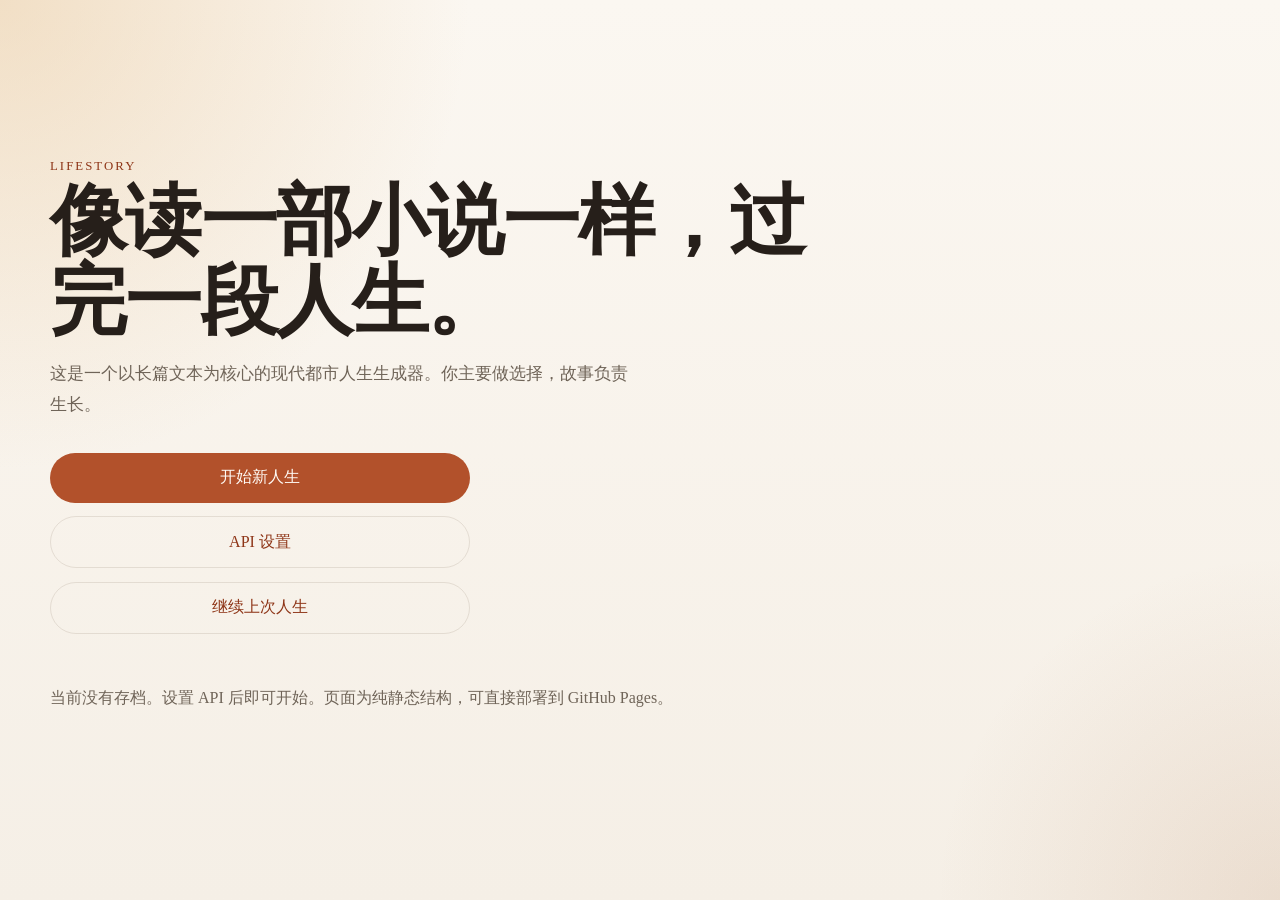
<file: index.html>
<!doctype html>
<html lang="zh-CN">
  <head>
    <meta charset="UTF-8" />
    <meta name="viewport" content="width=device-width, initial-scale=1.0" />
    <title>LifeStory</title>
    <link rel="stylesheet" href="./styles.css" />
  </head>
  <body>
    <div class="page-shell">
      <section id="view-home" class="view active">
        <div class="hero-screen">
          <div class="hero-copy">
            <p class="eyebrow">LifeStory</p>
            <h1>像读一部小说一样，过完一段人生。</h1>
            <p class="hero-text">
              这是一个以长篇文本为核心的现代都市人生生成器。你主要做选择，故事负责生长。
            </p>
          </div>

          <div class="hero-actions">
            <button id="go-setup-btn" class="primary-button large-button">开始新人生</button>
            <button id="go-settings-btn" class="ghost-button large-button">API 设置</button>
            <button id="continue-btn" class="ghost-button large-button">继续上次人生</button>
          </div>

          <div class="home-footnote">
            <p id="home-save-meta" class="muted">
              当前没有存档。设置 API 后即可开始。页面为纯静态结构，可直接部署到 GitHub Pages。
            </p>
          </div>
        </div>
      </section>

      <section id="view-settings" class="view">
        <div class="topbar">
          <button data-view="home" class="back-button">返回</button>
          <p class="topbar-title">API 设置</p>
        </div>

        <div class="content-wrap narrow">
          <section class="panel spacious-panel">
            <h2>模型连接</h2>
            <p class="muted">
              这些内容只保存在当前浏览器的本地存储中，适合你自己本地或 GitHub Pages 使用。
            </p>

            <label>
              <span>Base URL</span>
              <input id="base-url-input" type="text" placeholder="https://api.openai.com/v1" />
            </label>
            <label>
              <span>模型名</span>
              <input id="model-input" type="text" placeholder="gpt-4.1-mini" />
            </label>
            <label>
              <span>API Key</span>
              <input id="api-key-input" type="password" placeholder="sk-..." />
            </label>

            <div class="action-row">
              <button id="save-settings-btn" class="primary-button">保存设置</button>
              <button data-view="setup" class="ghost-button">去开局</button>
            </div>
          </section>
        </div>
      </section>

      <section id="view-setup" class="view">
        <div class="topbar">
          <button data-view="home" class="back-button">返回</button>
          <p class="topbar-title">开局设定</p>
        </div>

        <div class="content-wrap">
          <section class="panel spacious-panel">
            <div class="setup-header">
              <div>
                <p class="eyebrow">Step By Step</p>
                <h2>先决定这段人生从哪里开始</h2>
              </div>
              <button id="new-story-btn" class="primary-button">开始生成</button>
            </div>

            <div class="setup-section">
              <div class="setup-title-wrap">
                <h3>世界气质</h3>
                <p class="muted">决定这座城市整体对人的反馈方式。</p>
              </div>
              <div id="world-tone-options" class="option-grid"></div>
            </div>

            <div class="setup-section">
              <div class="setup-title-wrap">
                <h3>家庭起点</h3>
                <p class="muted">不是决定终点，而是决定你最早能看见什么。</p>
              </div>
              <div id="family-start-options" class="option-grid"></div>
            </div>

            <div class="setup-section">
              <div class="setup-title-wrap">
                <h3>天赋</h3>
                <p class="muted">它影响你理解世界和被世界回应的方式。</p>
              </div>
              <div id="talent-options" class="option-grid"></div>
            </div>

            <div class="setup-section">
              <div class="setup-title-wrap">
                <h3>人生偏好</h3>
                <p class="muted">这是叙事重心，不是唯一命运。</p>
              </div>
              <div id="life-focus-options" class="option-grid"></div>
            </div>

            <div class="setup-section">
              <div class="setup-title-wrap">
                <h3>文本长度</h3>
                <p class="muted">每回合正文的篇幅偏好。</p>
              </div>
              <div id="text-length-options" class="option-grid compact-grid"></div>
            </div>
          </section>
        </div>
      </section>

      <section id="view-story" class="view">
        <div class="content-wrap story-layout">
          <main class="story-column">
            <section class="panel story-panel reading-panel">
              <div class="reader-toolbar">
                <button data-view="home" class="icon-text-button">主页</button>
                <span id="story-title" class="reader-title">还没有开始你的人生</span>
                <button id="export-btn" class="icon-text-button">导出</button>
              </div>
              <div id="reader-meta" class="reader-meta muted">未开始 · 第 0 回合 · 等待开始</div>
              <div id="story-stream" class="story-stream" aria-live="polite">
                <p class="muted">故事开始后会在这里向下展开。</p>
              </div>
              <button id="reader-tap-layer" class="reader-tap-layer" aria-label="继续阅读"></button>
              <div id="loading-indicator" class="loading-indicator" hidden>
                <span class="loading-dot"></span>
                <span>命运正在继续书写...</span>
              </div>
              <div id="tap-hint" class="tap-hint muted">点击正文继续</div>
            </section>

            <section id="decision-panel" class="panel story-panel decision-panel" hidden>
              <div id="choices-container" class="choices-container">
                <p class="muted">读到关键节点时，这里会出现选择。</p>
              </div>
            </section>
          </main>
        </div>
      </section>
    </div>

    <script type="module" src="./src/app.js"></script>
  </body>
</html>
</file>
<file: styles.css>
:root {
  color-scheme: light;
  --bg: #f5efe6;
  --paper: rgba(255, 251, 245, 0.88);
  --paper-strong: #fffaf3;
  --ink: #261f1a;
  --muted: #6f6458;
  --line: rgba(82, 60, 37, 0.12);
  --accent: #b2512b;
  --accent-strong: #8e3517;
  --accent-soft: rgba(178, 81, 43, 0.12);
  --green-soft: rgba(47, 110, 87, 0.1);
  --green: #2f6e57;
  --shadow: 0 24px 64px rgba(76, 50, 23, 0.12);
  --radius: 24px;
  --radius-sm: 16px;
  --max-width: 1180px;
  font-family: "Noto Serif SC", "Source Han Serif SC", "Songti SC", serif;
}

* {
  box-sizing: border-box;
}

html,
body {
  margin: 0;
  min-height: 100%;
}

body {
  color: var(--ink);
  background:
    radial-gradient(circle at top left, rgba(230, 194, 145, 0.45), transparent 30%),
    radial-gradient(circle at 100% 100%, rgba(173, 112, 69, 0.14), transparent 22%),
    linear-gradient(180deg, #fbf7f1 0%, var(--bg) 100%);
}

button,
input,
textarea {
  font: inherit;
}

button {
  border: none;
  cursor: pointer;
  transition: transform 0.18s ease, background 0.18s ease, opacity 0.18s ease;
}

button:hover:not(:disabled) {
  transform: translateY(-1px);
}

button:disabled {
  opacity: 0.55;
  cursor: not-allowed;
}

input,
textarea {
  width: 100%;
  padding: 0.95rem 1rem;
  border-radius: var(--radius-sm);
  border: 1px solid var(--line);
  background: rgba(255, 255, 255, 0.72);
  color: var(--ink);
}

textarea {
  resize: vertical;
}

.page-shell {
  min-height: 100vh;
}

.view {
  display: none;
  min-height: 100vh;
}

.view.active {
  display: block;
}

.hero-screen,
.content-wrap {
  width: min(calc(100% - 2rem), var(--max-width));
  margin: 0 auto;
}

.hero-screen {
  min-height: 100vh;
  display: flex;
  flex-direction: column;
  justify-content: center;
  gap: 2rem;
  padding: 2rem 0 3rem;
}

.hero-copy {
  max-width: 760px;
}

.hero-copy h1 {
  margin: 0;
  font-size: clamp(2.4rem, 6vw, 5.4rem);
  line-height: 1.04;
  letter-spacing: -0.02em;
}

.hero-text {
  max-width: 580px;
  margin: 1rem 0 0;
  color: var(--muted);
  line-height: 1.9;
  font-size: 1.04rem;
}

.hero-actions {
  display: grid;
  gap: 0.85rem;
  max-width: 420px;
}

.large-button,
.primary-button,
.ghost-button,
.back-button {
  border-radius: 999px;
  padding: 0.9rem 1.3rem;
}

.primary-button {
  background: var(--accent);
  color: #fffaf5;
}

.primary-button:hover:not(:disabled) {
  background: var(--accent-strong);
}

.ghost-button,
.back-button {
  background: transparent;
  color: var(--accent-strong);
  border: 1px solid var(--line);
}

.home-footnote {
  max-width: 680px;
  padding-top: 0.4rem;
}

.topbar {
  width: min(calc(100% - 2rem), var(--max-width));
  margin: 0 auto;
  padding: 1rem 0 0;
  display: flex;
  align-items: center;
  justify-content: space-between;
  gap: 1rem;
}

.topbar-title {
  margin: 0;
  color: var(--muted);
  font-size: 0.96rem;
}

.story-headline {
  flex: 1;
  min-width: 0;
}

.story-title {
  margin: 0 0 0.45rem;
  font-size: 1.15rem;
}

.content-wrap {
  padding: 1rem 0 2rem;
}

.content-wrap.narrow {
  max-width: 760px;
}

.panel {
  backdrop-filter: blur(12px);
  background: var(--paper);
  border: 1px solid rgba(255, 255, 255, 0.62);
  box-shadow: var(--shadow);
  border-radius: var(--radius);
}

.spacious-panel,
.story-panel {
  padding: 1.2rem;
}

.eyebrow {
  margin: 0 0 0.5rem;
  color: var(--accent-strong);
  font-size: 0.8rem;
  letter-spacing: 0.16em;
  text-transform: uppercase;
}

h2,
h3 {
  margin: 0;
}

.muted {
  color: var(--muted);
}

label {
  display: flex;
  flex-direction: column;
  gap: 0.45rem;
  margin-top: 1rem;
}

label span {
  color: var(--muted);
  font-size: 0.94rem;
}

.action-row,
.panel-header,
.status-pill-row,
.setup-header {
  display: flex;
  align-items: center;
  justify-content: space-between;
  gap: 0.85rem;
}

.action-row {
  margin-top: 1.25rem;
  justify-content: flex-start;
  flex-wrap: wrap;
}

.setup-header {
  margin-bottom: 1.4rem;
  align-items: flex-end;
}

.setup-section + .setup-section {
  margin-top: 1.4rem;
}

.setup-title-wrap {
  margin-bottom: 0.75rem;
}

.setup-title-wrap p {
  margin: 0.35rem 0 0;
}

.option-grid {
  display: grid;
  grid-template-columns: repeat(2, minmax(0, 1fr));
  gap: 0.85rem;
}

.compact-grid {
  grid-template-columns: repeat(3, minmax(0, 1fr));
}

.setup-option {
  width: 100%;
  text-align: left;
  padding: 1rem 1rem 1.05rem;
  border-radius: 18px;
  border: 1px solid rgba(178, 81, 43, 0.12);
  background: linear-gradient(180deg, rgba(255, 255, 255, 0.72), rgba(244, 234, 223, 0.82));
  color: var(--ink);
}

.setup-option.active {
  border-color: rgba(178, 81, 43, 0.42);
  background: linear-gradient(180deg, rgba(178, 81, 43, 0.12), rgba(178, 81, 43, 0.2));
  box-shadow: inset 0 0 0 1px rgba(178, 81, 43, 0.14);
}

.setup-option-title {
  display: block;
  font-size: 1rem;
  margin-bottom: 0.35rem;
}

.setup-option-desc {
  display: block;
  color: var(--muted);
  line-height: 1.7;
  font-size: 0.92rem;
}

.story-layout {
  display: block;
  max-width: 980px;
}

.story-column {
  display: flex;
  flex-direction: column;
  gap: 0.75rem;
}

.reading-panel {
  position: relative;
  min-height: calc(100vh - 2rem);
  padding: 0.9rem 1rem 1rem;
}

.reader-toolbar {
  display: grid;
  grid-template-columns: auto minmax(0, 1fr) auto;
  align-items: center;
  gap: 0.7rem;
  margin-bottom: 0.35rem;
}

.reader-title {
  overflow: hidden;
  color: var(--ink);
  font-size: 0.95rem;
  text-align: center;
  text-overflow: ellipsis;
  white-space: nowrap;
}

.reader-meta {
  margin-bottom: 0.65rem;
  font-size: 0.82rem;
  text-align: center;
}

.icon-text-button {
  border-radius: 999px;
  padding: 0.48rem 0.75rem;
  background: rgba(255, 255, 255, 0.52);
  color: var(--accent-strong);
  border: 1px solid var(--line);
  font-size: 0.86rem;
}

.story-stream {
  max-height: calc(100vh - 8.5rem);
  min-height: calc(100vh - 8.5rem);
  overflow-y: auto;
  padding: 0.2rem 0.15rem 0.6rem;
  scroll-behavior: smooth;
  pointer-events: none;
  -webkit-tap-highlight-color: transparent;
  user-select: none;
  -webkit-user-select: none;
  touch-action: manipulation;
}

.reader-tap-layer {
  position: absolute;
  inset: 4.9rem 1rem 3.1rem;
  z-index: 2;
  display: block;
  border: 0;
  border-radius: 0;
  padding: 0;
  background: transparent;
  cursor: pointer;
  -webkit-appearance: none;
  appearance: none;
  -webkit-tap-highlight-color: rgba(0, 0, 0, 0);
  outline: none;
  touch-action: manipulation;
}

.reader-tap-layer:focus,
.reader-tap-layer:focus-visible,
.reader-tap-layer:hover,
.reader-tap-layer:active {
  transform: none;
  outline: none;
  background: transparent;
  box-shadow: none;
}

.reader-tap-layer.busy {
  cursor: wait;
}

.story-unit {
  animation: rise-in 0.22s ease both;
  border-bottom: 1px solid var(--line);
  padding: 0.9rem 0 1rem;
}

.story-unit:first-child {
  padding-top: 0;
}

.story-unit p {
  margin: 0;
  line-height: 2;
  font-size: 1.04rem;
}

.story-unit-header {
  margin-bottom: 0.45rem;
  color: var(--accent-strong);
  font-size: 0.86rem;
}

.story-choice-record {
  width: fit-content;
  max-width: 100%;
  margin: 0.9rem 0;
  padding: 0.75rem 0.95rem;
  border-radius: 8px;
  background: var(--accent-soft);
  color: var(--accent-strong);
  line-height: 1.7;
}

.ending-unit {
  border-bottom: 0;
}

.loading-indicator {
  display: inline-flex;
  align-items: center;
  gap: 0.55rem;
  margin-top: 1rem;
  color: var(--muted);
}

.loading-dot {
  width: 0.65rem;
  height: 0.65rem;
  border-radius: 50%;
  background: var(--accent);
  animation: pulse-dot 1s ease-in-out infinite;
}

.tap-hint {
  margin-top: 0.75rem;
  font-size: 0.84rem;
  text-align: center;
}

.choices-container {
  display: grid;
  gap: 0.8rem;
  margin-bottom: 0.85rem;
}

.decision-prompt {
  margin: 0;
  line-height: 1.8;
  color: var(--ink);
}

.choice-button {
  width: 100%;
  text-align: left;
  padding: 1rem 1.05rem;
  border-radius: 18px;
  border: 1px solid rgba(178, 81, 43, 0.18);
  background: linear-gradient(180deg, rgba(178, 81, 43, 0.08), rgba(178, 81, 43, 0.15));
  color: var(--ink);
}

.choice-button:hover:not(:disabled) {
  background: linear-gradient(180deg, rgba(178, 81, 43, 0.14), rgba(178, 81, 43, 0.24));
}

.status-pill {
  display: inline-flex;
  align-items: center;
  border-radius: 999px;
  padding: 0.42rem 0.76rem;
  background: var(--accent-soft);
  color: var(--accent-strong);
  font-size: 0.9rem;
}

.status-pill.subtle {
  background: var(--green-soft);
  color: var(--green);
}

@keyframes rise-in {
  from {
    opacity: 0;
    transform: translateY(6px);
  }

  to {
    opacity: 1;
    transform: translateY(0);
  }
}

@keyframes pulse-dot {
  0%,
  100% {
    opacity: 0.35;
    transform: scale(0.88);
  }

  50% {
    opacity: 1;
    transform: scale(1);
  }
}

@media (max-width: 720px) {
  .hero-screen,
  .content-wrap,
  .topbar {
    width: min(calc(100% - 1rem), var(--max-width));
  }

  .hero-screen {
    gap: 1.5rem;
  }

  .topbar {
    flex-wrap: wrap;
    align-items: flex-start;
  }

  .setup-header,
  .status-pill-row {
    align-items: flex-start;
    flex-direction: column;
  }

  .option-grid,
  .compact-grid {
    grid-template-columns: 1fr;
  }

  .reading-panel {
    min-height: calc(100vh - 1rem);
    padding: 0.75rem;
  }

  .story-stream {
    max-height: calc(100vh - 7.8rem);
    min-height: calc(100vh - 7.8rem);
  }

  .story-unit p {
    font-size: 1rem;
    line-height: 1.95;
  }
}
</file>
